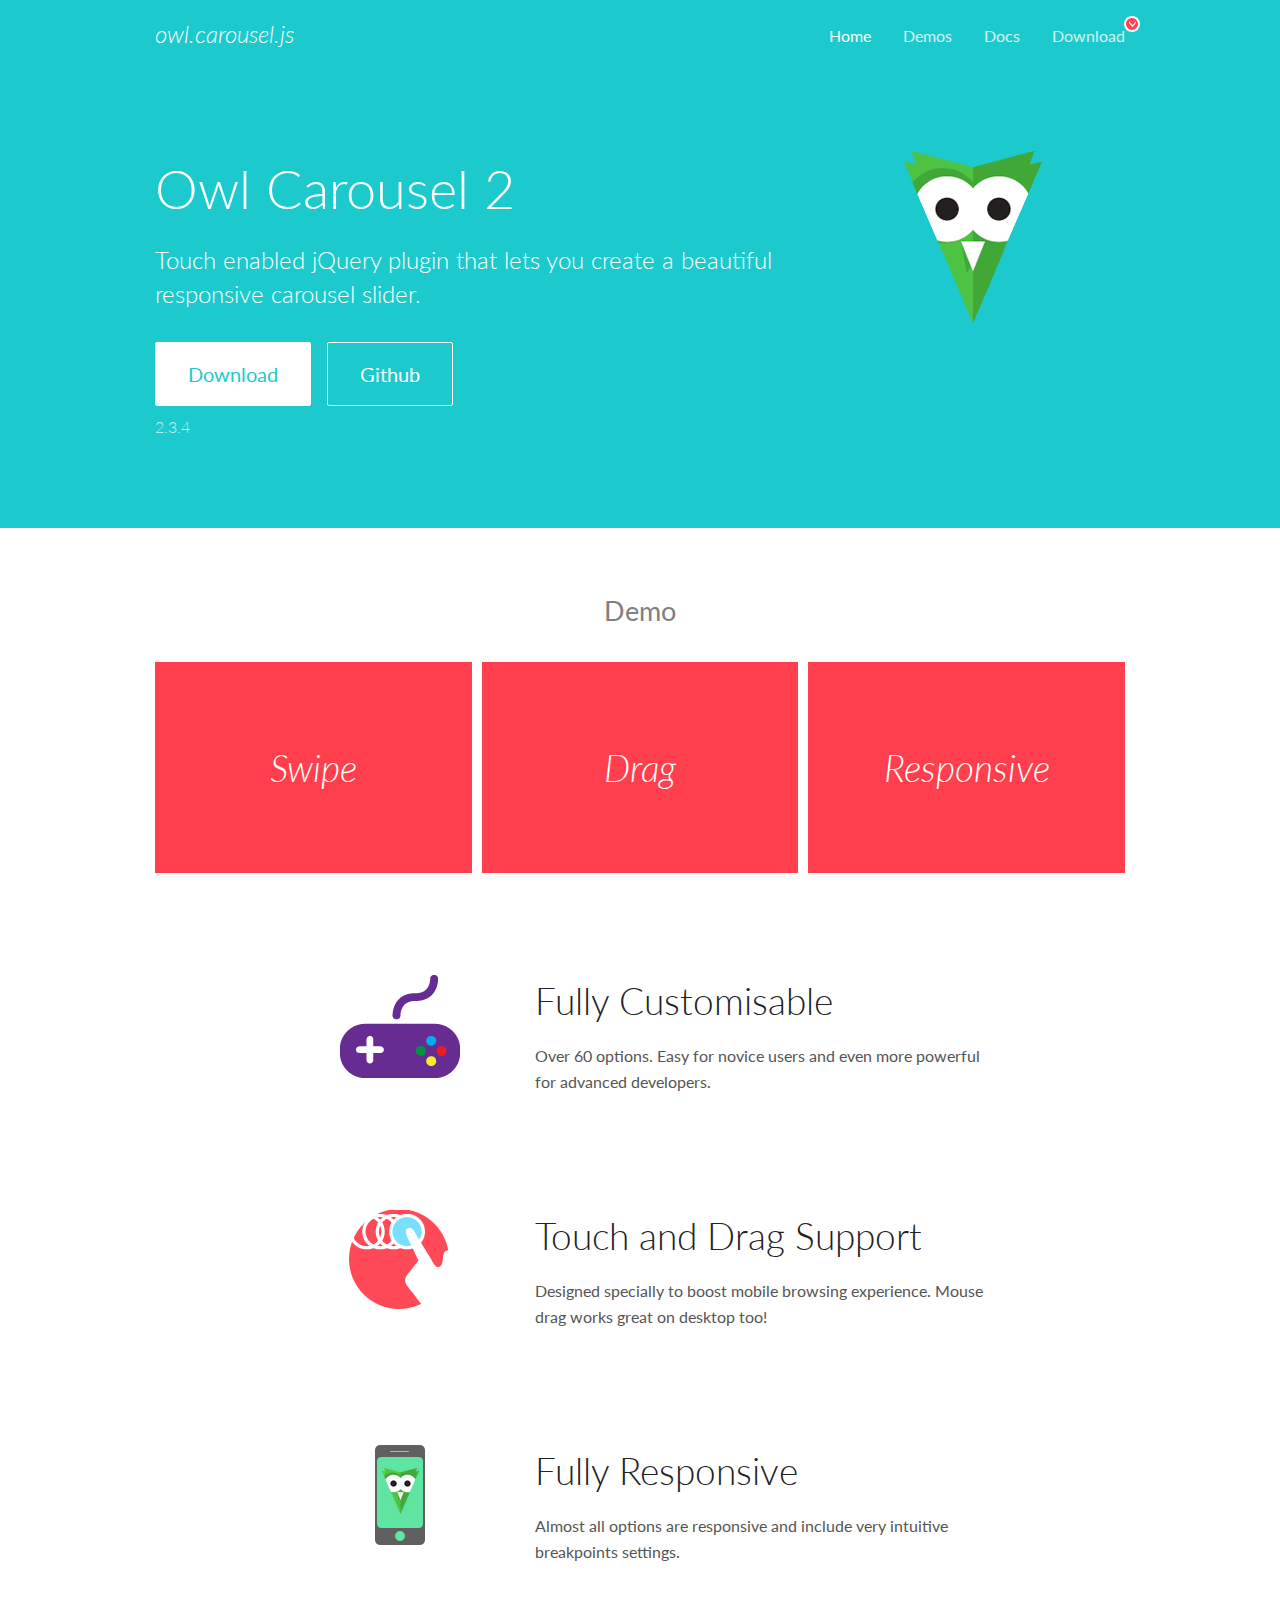
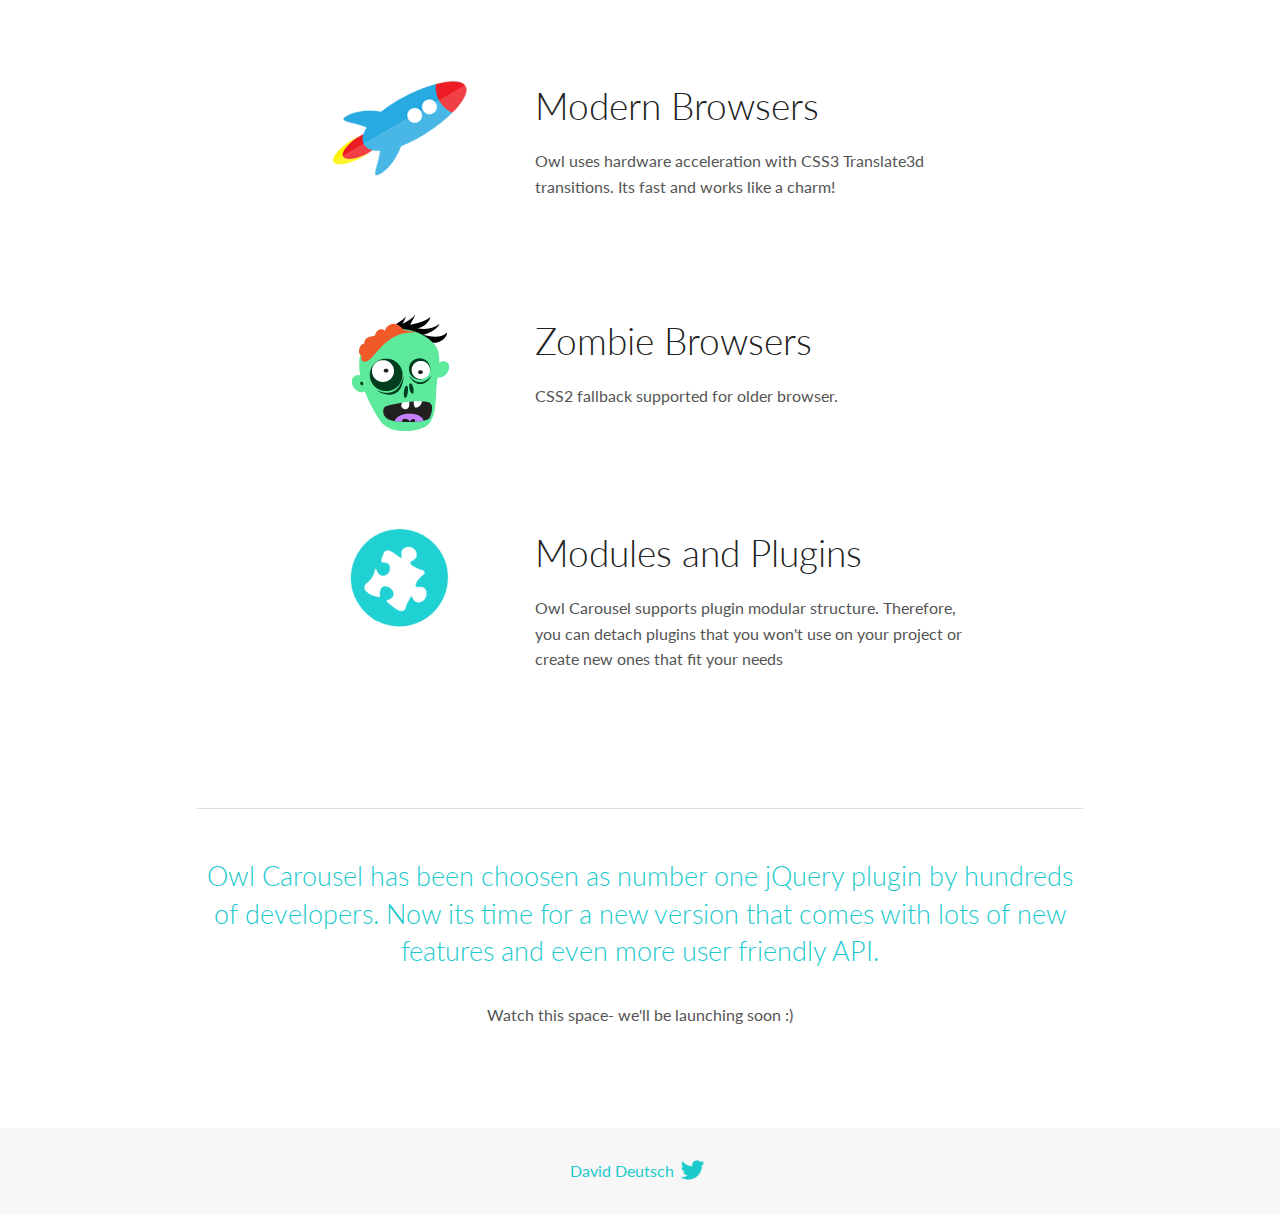
<file: Page2/OwlCarousel2-2.3.4/docs/index.html>
<!DOCTYPE html>
<html lang="en">
  <head>

    <!-- head -->
    <meta charset="utf-8">
    <meta name="msapplication-tap-highlight" content="no" />
    <meta name="viewport" content="width=device-width, initial-scale=1.0" />
    <meta name="description" content="Touch enabled jQuery plugin that lets you create beautiful responsive carousel slider.">
    <meta name="author" content="David Deutsch">
    <title>
      Home | Owl Carousel | 2.3.4
    </title>

    <!-- Stylesheets -->
    <link href='https://fonts.googleapis.com/css?family=Lato:300,400,700,400italic,300italic' rel='stylesheet' type='text/css'>
    <link rel="stylesheet" href="assets/css/docs.theme.min.css">

    <!-- Owl Stylesheets -->
    <link rel="stylesheet" href="assets/owlcarousel/assets/owl.carousel.min.css">
    <link rel="stylesheet" href="assets/owlcarousel/assets/owl.theme.default.min.css">

    <!-- HTML5 shim and Respond.js IE8 support of HTML5 elements and media queries -->

    <!--[if lt IE 9]>
      <script src="https://oss.maxcdn.com/libs/html5shiv/3.7.0/html5shiv.js"></script>
      <script src="https://oss.maxcdn.com/libs/respond.js/1.3.0/respond.min.js"></script>
    <![endif]-->

    <!-- Favicons -->
    <link rel="apple-touch-icon-precomposed" sizes="144x144" href="assets/ico/apple-touch-icon-144-precomposed.png">
    <link rel="shortcut icon" href="assets/ico/favicon.png">
    <link rel="shortcut icon" href="favicon.ico">

    <!-- Yeah i know js should not be in header. Its required for demos.-->

    <!-- javascript -->
    <script src="assets/vendors/jquery.min.js"></script>
    <script src="assets/owlcarousel/owl.carousel.js"></script>
  </head>
  <body>

    <!-- header -->
    <header class="header">
      <div class="row">
        <div class="large-12 columns">
          <div class="brand left">
            <h3>
              <a href="/OwlCarousel2/">owl.carousel.js</a> 
            </h3>
          </div>
          <a id="toggle-nav" class="right">
            <span></span> <span></span> <span></span> 
          </a> 
          <div class="nav-bar">
            <ul class="clearfix">
              <li class="active">
                <a href="/OwlCarousel2/index.html">Home</a> 
              </li>
              <li> <a href="/OwlCarousel2/demos/demos.html">Demos</a>  </li>
              <li> <a href="/OwlCarousel2/docs/started-welcome.html">Docs</a>  </li>
              <li>
                <a href="https://github.com/OwlCarousel2/OwlCarousel2/archive/2.3.4.zip">Download</a> 
                <span class="download"></span> 
              </li>
            </ul>
          </div>
        </div>
      </div>
    </header>

    <!-- home panel -->
    <section id="hero">
      <div class="row">
        <div class="large-8 medium-8 columns">
          <h1>Owl Carousel 2</h1>
          <h4>Touch enabled jQuery plugin that lets you create a beautiful responsive carousel slider.</h4>
          <a href="https://github.com/OwlCarousel2/OwlCarousel2/archive/2.3.4.zip" class="hero-button">Download</a> 
          <a href="https://github.com/OwlCarousel2/OwlCarousel2" class="hero-button outline">Github</a> 
          <p>2.3.4</p>
        </div>
        <div class="large-4 medium-4 columns">
          <img class="owl-logo" src="assets/img/owl-logo.png" alt="mr. Owl">
        </div>
      </div>
    </section>

    <!-- body -->
    <div class="home-demo">
      <div class="row">
        <div class="large-12 columns">
          <h3>Demo</h3>
          <div class="owl-carousel">
            <div class="item">
              <h2>Swipe</h2>
            </div>
            <div class="item">
              <h2>Drag</h2>
            </div>
            <div class="item">
              <h2>Responsive</h2>
            </div>
            <div class="item">
              <h2>CSS3</h2>
            </div>
            <div class="item">
              <h2>Fast</h2>
            </div>
            <div class="item">
              <h2>Easy</h2>
            </div>
            <div class="item">
              <h2>Free</h2>
            </div>
            <div class="item">
              <h2>Upgradable</h2>
            </div>
            <div class="item">
              <h2>Tons of options</h2>
            </div>
            <div class="item">
              <h2>Infinity</h2>
            </div>
            <div class="item">
              <h2>Auto Width</h2>
            </div>
          </div>
        </div>
      </div>
    </div>
    <script>
      var owl = $('.owl-carousel');
      owl.owlCarousel({
        margin: 10,
        loop: true,
        responsive: {
          0: {
            items: 1
          },
          600: {
            items: 2
          },
          1000: {
            items: 3
          }
        }
      })
    </script>

    <!-- features -->
    <div id="features">
      <div class="row">
        <div class="small-12 medium-9 small-centered columns">
          <section class="row feature">
            <div class="medium-4 small-12 columns">
              <img src="assets/img/feature-options.png" alt="">
            </div>
            <div class="medium-8 small-12 columns">
              <h2>Fully Customisable</h2>
              <p>Over 60 options. Easy for novice users and even more powerful for advanced developers.</p>
            </div>
          </section>
          <section class="row feature">
            <div class="medium-4 small-12 columns">
              <img src="assets/img/feature-drag.png" alt="">
            </div>
            <div class="medium-8 small-12 columns">
              <h2>Touch and Drag Support</h2>
              <p>Designed specially to boost mobile browsing experience. Mouse drag works great on desktop too!</p>
            </div>
          </section>
          <section class="row feature">
            <div class="medium-4 small-12 columns">
              <img src="assets/img/feature-responsive.png" alt="">
            </div>
            <div class="medium-8 small-12 columns">
              <h2>Fully Responsive</h2>
              <p>Almost all options are responsive and include very intuitive breakpoints settings.</p>
            </div>
          </section>
          <section class="row feature">
            <div class="medium-4 small-12 columns">
              <img src="assets/img/feature-modern.png" alt="">
            </div>
            <div class="medium-8 small-12 columns">
              <h2>Modern Browsers</h2>
              <p>Owl uses hardware acceleration with CSS3 Translate3d transitions. Its fast and works like a charm! </p>
            </div>
          </section>
          <section class="row feature">
            <div class="medium-4 small-12 columns">
              <img src="assets/img/feature-zombie.png" alt="">
            </div>
            <div class="medium-8 small-12 columns">
              <h2>Zombie Browsers</h2>
              <p>CSS2 fallback supported for older browser.</p>
            </div>
          </section>
          <section class="row feature">
            <div class="medium-4 small-12 columns">
              <img src="assets/img/feature-module.png" alt="">
            </div>
            <div class="medium-8 small-12 columns">
              <h2>Modules and Plugins</h2>
              <p>Owl Carousel supports plugin modular structure. Therefore, you can detach plugins that you won&#x27;t use on your project or create new ones that fit your needs</p>
            </div>
          </section>
        </div>
      </div>
    </div>

    <!-- footer -->
    <section id="teaser-text">
      <div class="row">
        <div class="small-12 medium-11 small-centered columns">
          <hr>
          <h3 id="owl-carousel-has-been-choosen-as-number-one-jquery-plugin-by-hundreds-of-developers-now-its-time-for-a-new-version-that-comes-with-lots-of-new-features-and-even-more-user-friendly-api-">Owl Carousel has been choosen as number one jQuery plugin by hundreds of developers. Now its time for a new version that comes with lots of new features and even more user friendly API.</h3>
          <p>Watch this space- we&#39;ll be launching soon :)</p>
        </div>
      </div>
    </section>

    <!-- footer -->
    <footer class="footer">
      <div class="row">
        <div class="large-12 columns">
          <h5>
            <a href="/OwlCarousel2/docs/support-contact.html">David Deutsch</a> 
            <a id="custom-tweet-button" href="https://twitter.com/share?url=https://github.com/OwlCarousel2/OwlCarousel2&text=Owl Carousel - This is so awesome! " target="_blank"></a> 
          </h5>
        </div>
      </div>
    </footer>

    <!-- vendors -->
    <script src="assets/vendors/highlight.js"></script>
    <script src="assets/js/app.js"></script>
  </body>
</html>
</file>
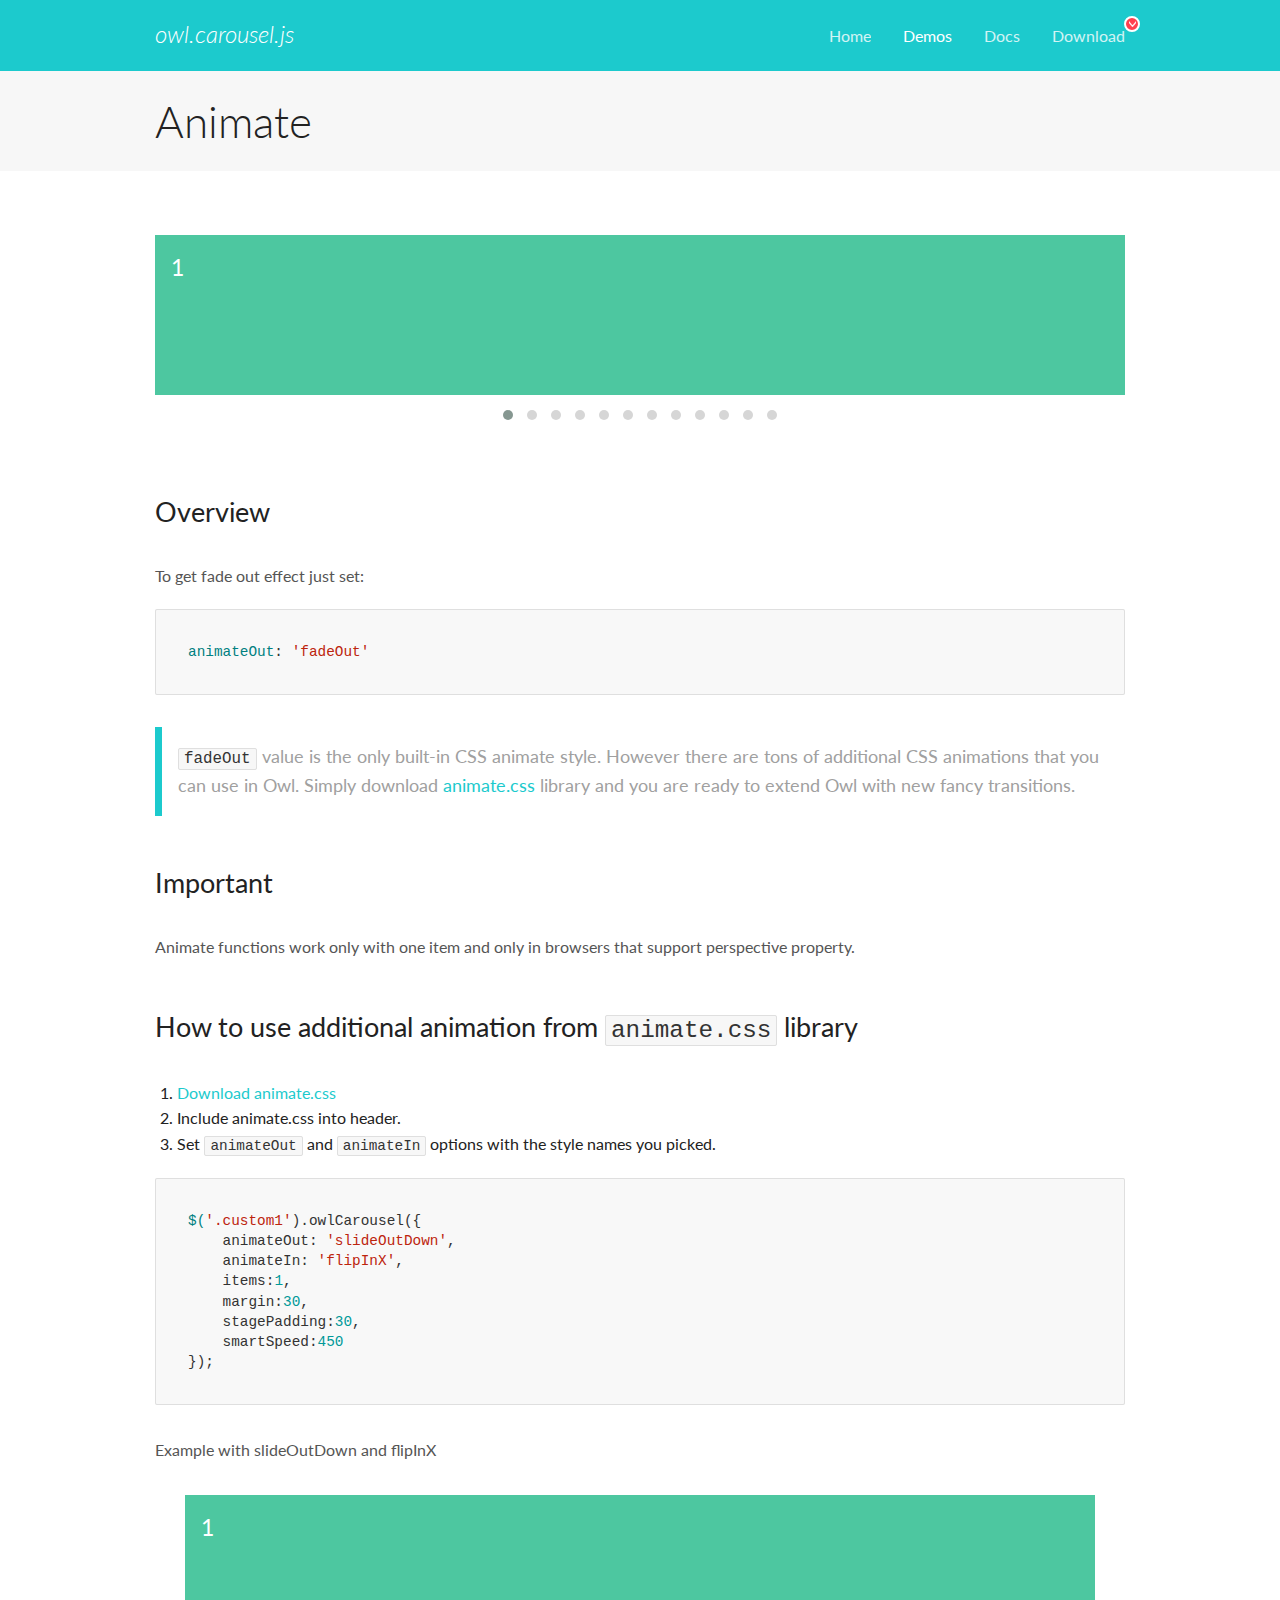
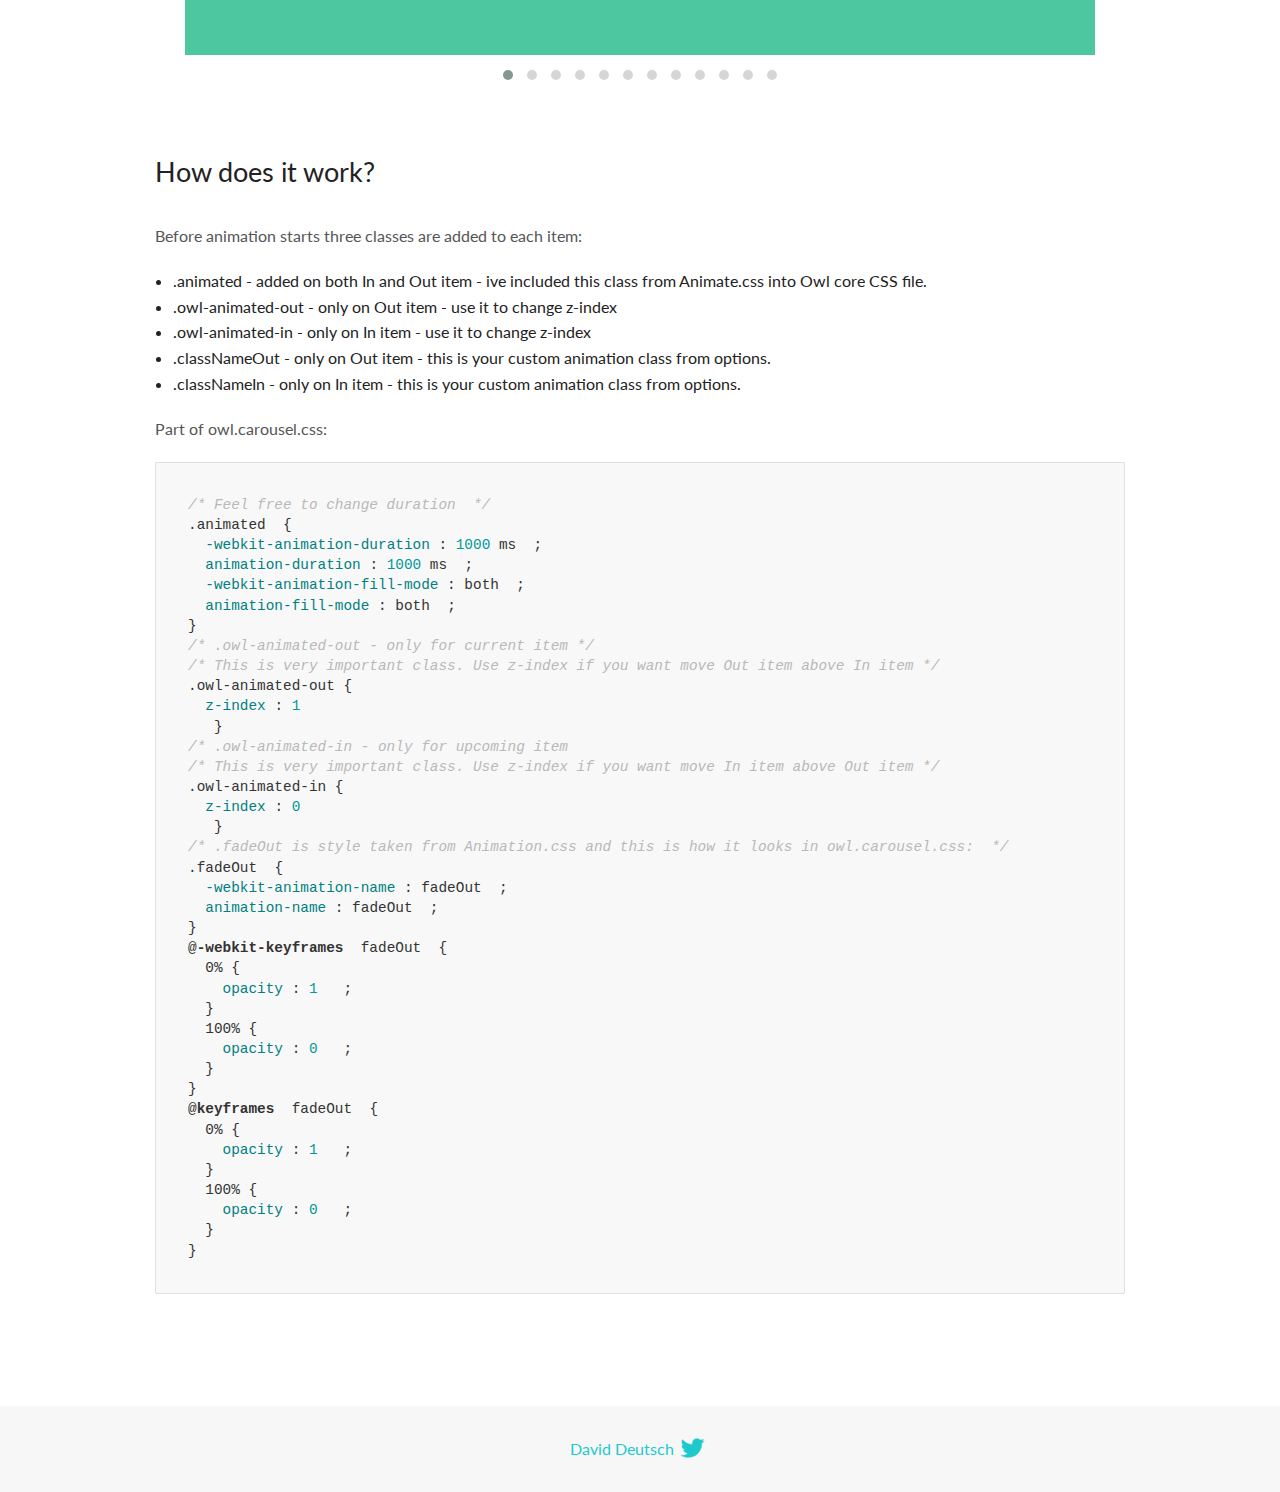
<file: Page2/OwlCarousel2-2.3.4/docs/demos/animate.html>
<!DOCTYPE html>
<html lang="en">
  <head>

    <!-- head -->
    <meta charset="utf-8">
    <meta name="msapplication-tap-highlight" content="no" />
    <meta name="viewport" content="width=device-width, initial-scale=1.0" />
    <meta name="description" content="Animate carousel">
    <meta name="author" content="David Deutsch">
    <title>
      Animate Demo | Owl Carousel | 2.3.4
    </title>

    <!-- Stylesheets -->
    <link href='https://fonts.googleapis.com/css?family=Lato:300,400,700,400italic,300italic' rel='stylesheet' type='text/css'>
    <link rel="stylesheet" href="../assets/css/docs.theme.min.css">

    <!-- Owl Stylesheets -->
    <link rel="stylesheet" href="../assets/owlcarousel/assets/owl.carousel.min.css">
    <link rel="stylesheet" href="../assets/owlcarousel/assets/owl.theme.default.min.css">

    <!-- HTML5 shim and Respond.js IE8 support of HTML5 elements and media queries -->

    <!--[if lt IE 9]>
      <script src="https://oss.maxcdn.com/libs/html5shiv/3.7.0/html5shiv.js"></script>
      <script src="https://oss.maxcdn.com/libs/respond.js/1.3.0/respond.min.js"></script>
    <![endif]-->

    <!-- Favicons -->
    <link rel="apple-touch-icon-precomposed" sizes="144x144" href="../assets/ico/apple-touch-icon-144-precomposed.png">
    <link rel="shortcut icon" href="../assets/ico/favicon.png">
    <link rel="shortcut icon" href="favicon.ico">

    <!-- Yeah i know js should not be in header. Its required for demos.-->

    <!-- javascript -->
    <script src="../assets/vendors/jquery.min.js"></script>
    <script src="../assets/owlcarousel/owl.carousel.js"></script>
  </head>
  <body>

    <!-- header -->
    <header class="header">
      <div class="row">
        <div class="large-12 columns">
          <div class="brand left">
            <h3>
              <a href="/OwlCarousel2/">owl.carousel.js</a> 
            </h3>
          </div>
          <a id="toggle-nav" class="right">
            <span></span> <span></span> <span></span> 
          </a> 
          <div class="nav-bar">
            <ul class="clearfix">
              <li> <a href="/OwlCarousel2/index.html">Home</a>  </li>
              <li class="active">
                <a href="/OwlCarousel2/demos/demos.html">Demos</a> 
              </li>
              <li> <a href="/OwlCarousel2/docs/started-welcome.html">Docs</a>  </li>
              <li>
                <a href="https://github.com/OwlCarousel2/OwlCarousel2/archive/2.3.4.zip">Download</a> 
                <span class="download"></span> 
              </li>
            </ul>
          </div>
        </div>
      </div>
    </header>

    <!-- title -->
    <section class="title">
      <div class="row">
        <div class="large-12 columns">
          <h1>Animate</h1>
        </div>
      </div>
    </section>

    <!--  Demos -->
    <section id="demos">
      <div class="row">
        <div class="large-12 columns">
          <div class="fadeOut owl-carousel owl-theme">
            <div class="item">
              <h4>1</h4>
            </div>
            <div class="item">
              <h4>2</h4>
            </div>
            <div class="item">
              <h4>3</h4>
            </div>
            <div class="item">
              <h4>4</h4>
            </div>
            <div class="item">
              <h4>5</h4>
            </div>
            <div class="item">
              <h4>6</h4>
            </div>
            <div class="item">
              <h4>7</h4>
            </div>
            <div class="item">
              <h4>8</h4>
            </div>
            <div class="item">
              <h4>9</h4>
            </div>
            <div class="item">
              <h4>10</h4>
            </div>
            <div class="item">
              <h4>11</h4>
            </div>
            <div class="item">
              <h4>12</h4>
            </div>
          </div>
          <h3 id="overview">Overview</h3>
          <p>To get fade out effect just set:</p>
          <pre><code>animateOut: &#39;fadeOut&#39;</code></pre>
          <blockquote>
            <p><code>fadeOut</code> value is the only built-in CSS animate style. However there are tons of additional CSS animations that you can use in Owl. Simply download
              <a href="https://daneden.github.io/animate.css/">animate.css</a>  library and you are ready to extend Owl with new fancy transitions.</p>
          </blockquote>
          <h3 id="important">Important</h3>
          <p>Animate functions work only with one item and only in browsers that support perspective property.</p>
          <h3 id="how-to-use-additional-animation-from-animate-css-library">How to use additional animation from <code>animate.css</code> library</h3>
          <ol>
            <li> <a href="https://daneden.github.io/animate.css/">Download animate.css</a>  </li>
            <li>Include animate.css into header.</li>
            <li>Set <code>animateOut</code> and <code>animateIn</code> options with the style names you picked.</li>
          </ol>
          <pre><code>$(&#39;.custom1&#39;).owlCarousel({
    animateOut: &#39;slideOutDown&#39;,
    animateIn: &#39;flipInX&#39;,
    items:1,
    margin:30,
    stagePadding:30,
    smartSpeed:450
});</code></pre>
          <p>Example with slideOutDown and flipInX</p>
          <div class="custom1 owl-carousel owl-theme">
            <div class="item">
              <h4>1</h4>
            </div>
            <div class="item">
              <h4>2</h4>
            </div>
            <div class="item">
              <h4>3</h4>
            </div>
            <div class="item">
              <h4>4</h4>
            </div>
            <div class="item">
              <h4>5</h4>
            </div>
            <div class="item">
              <h4>6</h4>
            </div>
            <div class="item">
              <h4>7</h4>
            </div>
            <div class="item">
              <h4>8</h4>
            </div>
            <div class="item">
              <h4>9</h4>
            </div>
            <div class="item">
              <h4>10</h4>
            </div>
            <div class="item">
              <h4>11</h4>
            </div>
            <div class="item">
              <h4>12</h4>
            </div>
          </div>
          <h3 id="how-does-it-work-">How does it work?</h3>
          <p>Before animation starts three classes are added to each item:</p>
          <ul>
            <li>.animated - added on both In and Out item - ive included this class from Animate.css into Owl core CSS file.</li>
            <li>.owl-animated-out - only on Out item - use it to change z-index</li>
            <li>.owl-animated-in - only on In item - use it to change z-index</li>
            <li>.classNameOut - only on Out item - this is your custom animation class from options.</li>
            <li>.classNameIn - only on In item - this is your custom animation class from options.</li>
          </ul>
          <p>Part of owl.carousel.css:</p>
          <pre><code class="language-css"><span class="comment">/* Feel free to change duration  */</span> 
<span class="class">.animated</span>  <span class="rules">{
  <span class="rule"><span class="attribute">-webkit-animation-duration</span> :<span class="value"> <span class="number">1000</span> ms</span> </span> ;
  <span class="rule"><span class="attribute">animation-duration</span> :<span class="value"> <span class="number">1000</span> ms</span> </span> ;
  <span class="rule"><span class="attribute">-webkit-animation-fill-mode</span> :<span class="value"> both</span> </span> ;
  <span class="rule"><span class="attribute">animation-fill-mode</span> :<span class="value"> both</span> </span> ;
<span class="rule">}</span> </span> 
<span class="comment">/* .owl-animated-out - only for current item */</span> 
<span class="comment">/* This is very important class. Use z-index if you want move Out item above In item */</span> 
<span class="class">.owl-animated-out</span> <span class="rules">{
  <span class="rule"><span class="attribute">z-index</span> :<span class="value"> <span class="number">1</span> 
</span> </span> </span> }
<span class="comment">/* .owl-animated-in - only for upcoming item
/* This is very important class. Use z-index if you want move In item above Out item */</span> 
<span class="class">.owl-animated-in</span> <span class="rules">{
  <span class="rule"><span class="attribute">z-index</span> :<span class="value"> <span class="number">0</span> 
</span> </span> </span> }
<span class="comment">/* .fadeOut is style taken from Animation.css and this is how it looks in owl.carousel.css:  */</span> 
<span class="class">.fadeOut</span>  <span class="rules">{
  <span class="rule"><span class="attribute">-webkit-animation-name</span> :<span class="value"> fadeOut</span> </span> ;
  <span class="rule"><span class="attribute">animation-name</span> :<span class="value"> fadeOut</span> </span> ;
<span class="rule">}</span> </span> 
<span class="at_rule">@<span class="keyword">-webkit-keyframes</span>  fadeOut </span> {
  0% <span class="rules">{
    <span class="rule"><span class="attribute">opacity</span> :<span class="value"> <span class="number">1</span> </span> </span> ;
  <span class="rule">}</span> </span> 
  100% <span class="rules">{
    <span class="rule"><span class="attribute">opacity</span> :<span class="value"> <span class="number">0</span> </span> </span> ;
  <span class="rule">}</span> </span> 
}
<span class="at_rule">@<span class="keyword">keyframes</span>  fadeOut </span> {
  0% <span class="rules">{
    <span class="rule"><span class="attribute">opacity</span> :<span class="value"> <span class="number">1</span> </span> </span> ;
  <span class="rule">}</span> </span> 
  100% <span class="rules">{
    <span class="rule"><span class="attribute">opacity</span> :<span class="value"> <span class="number">0</span> </span> </span> ;
  <span class="rule">}</span> </span> 
}</code></pre>
          <link rel="stylesheet" href="../assets/css/animate.css">
          <script>
            jQuery(document).ready(function($) {
              $('.fadeOut').owlCarousel({
                items: 1,
                animateOut: 'fadeOut',
                loop: true,
                margin: 10,
              });
              $('.custom1').owlCarousel({
                animateOut: 'slideOutDown',
                animateIn: 'flipInX',
                items: 1,
                margin: 30,
                stagePadding: 30,
                smartSpeed: 450
              });
            });
          </script>
        </div>
      </div>
    </section>

    <!-- footer -->
    <footer class="footer">
      <div class="row">
        <div class="large-12 columns">
          <h5>
            <a href="/OwlCarousel2/docs/support-contact.html">David Deutsch</a> 
            <a id="custom-tweet-button" href="https://twitter.com/share?url=https://github.com/OwlCarousel2/OwlCarousel2&text=Owl Carousel - This is so awesome! " target="_blank"></a> 
          </h5>
        </div>
      </div>
    </footer>

    <!-- vendors -->
    <script src="../assets/vendors/highlight.js"></script>
    <script src="../assets/js/app.js"></script>
  </body>
</html>
</file>
